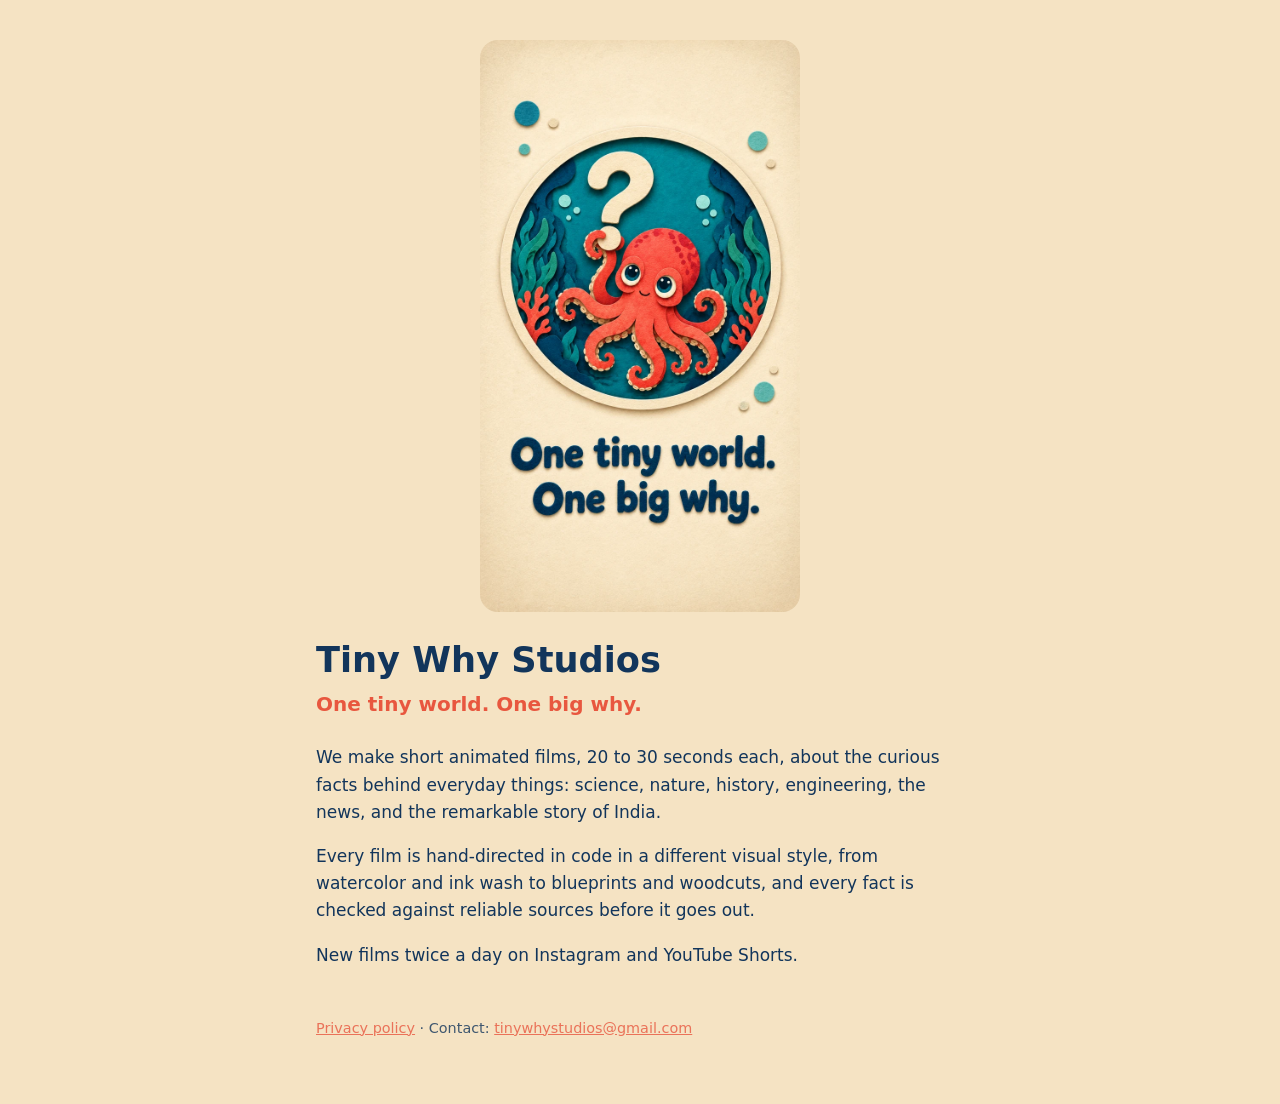
<file: index.html>
<!doctype html>
<html lang="en">
<head>
<meta charset="utf-8">
<meta name="viewport" content="width=device-width, initial-scale=1">
<title>Tiny Why Studios</title>
<meta name="description" content="Short animated films about curious facts: science, nature, history and India.">
<link rel="stylesheet" href="style.css">
</head>
<body>
<main>
  <img class="card" src="card.webp" alt="A felt-craft octopus holding a question mark: the Tiny Why Studios logo">
  <h1>Tiny Why Studios</h1>
  <p class="tagline">One tiny world. One big why.</p>
  <p>We make short animated films, 20 to 30 seconds each, about the curious facts behind everyday things: science, nature, history, engineering, the news, and the remarkable story of India.</p>
  <p>Every film is hand-directed in code in a different visual style, from watercolor and ink wash to blueprints and woodcuts, and every fact is checked against reliable sources before it goes out.</p>
  <p>New films twice a day on Instagram and YouTube Shorts.</p>
  <footer>
    <a href="privacy.html">Privacy policy</a> · Contact: <a href="mailto:tinywhystudios@gmail.com">tinywhystudios@gmail.com</a>
  </footer>
</main>
</body>
</html>
</file>
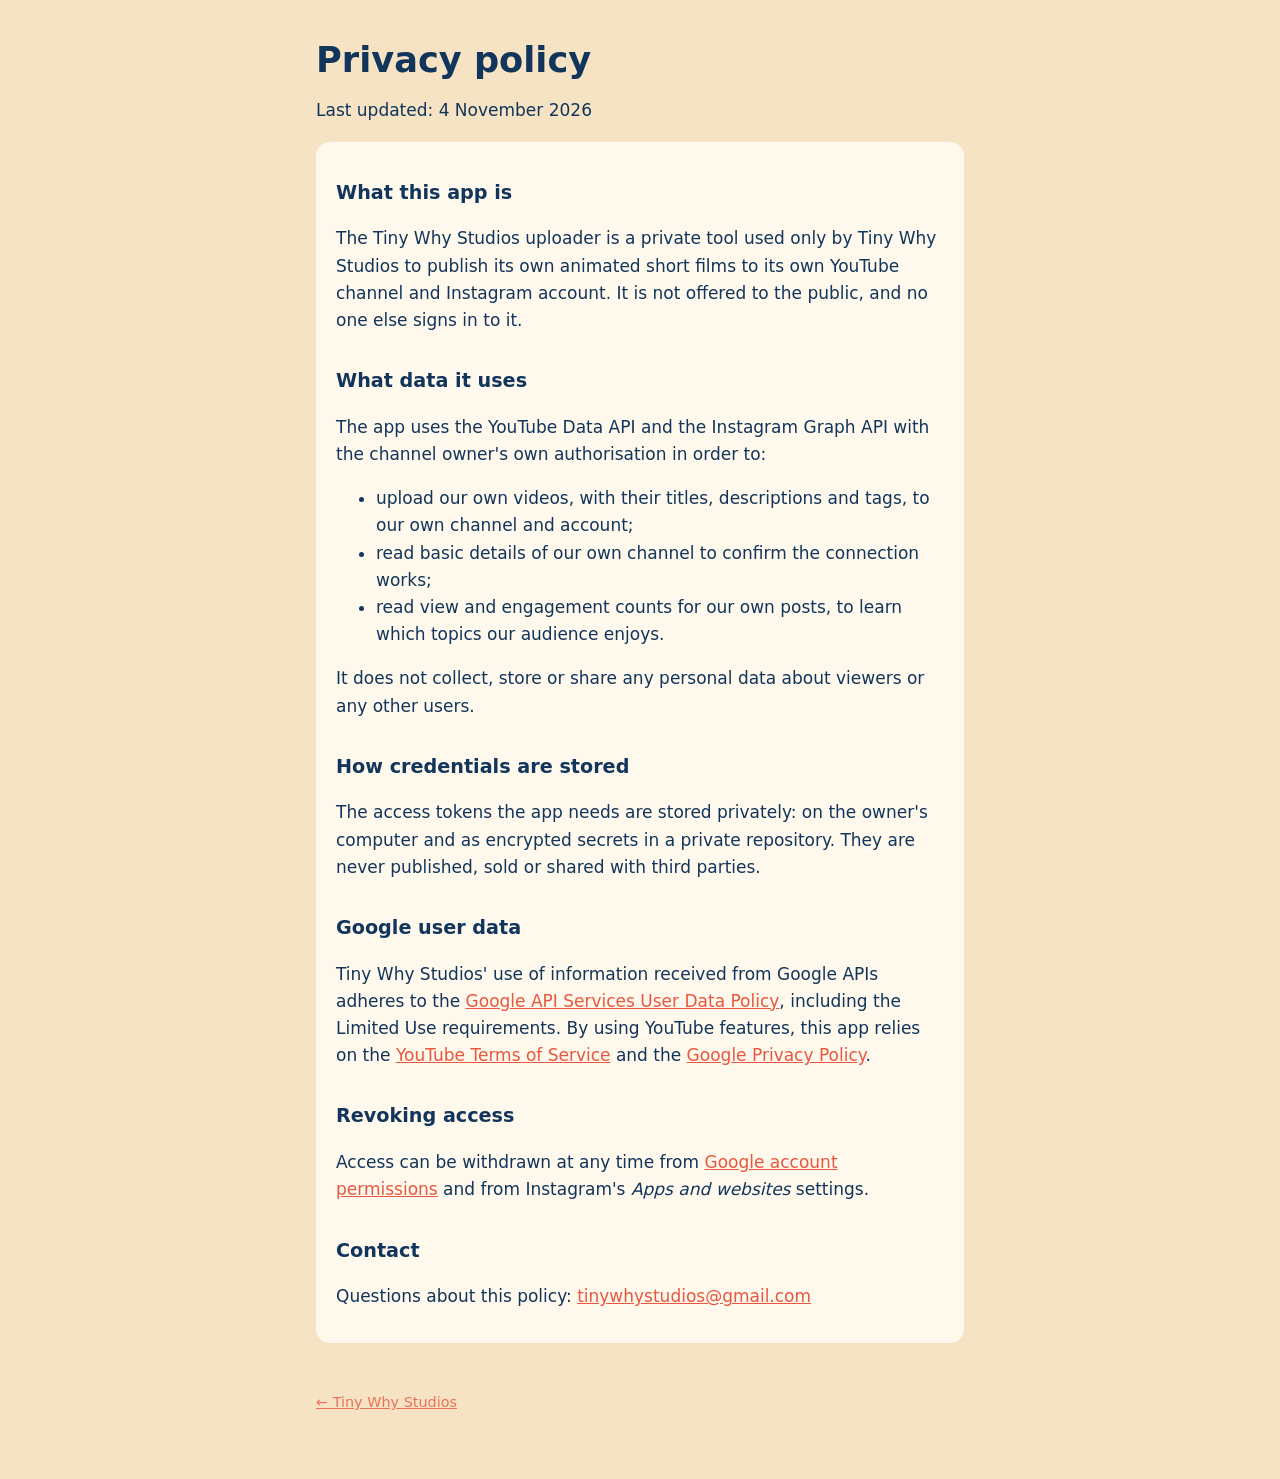
<file: privacy.html>
<!doctype html>
<html lang="en">
<head>
<meta charset="utf-8">
<meta name="viewport" content="width=device-width, initial-scale=1">
<title>Privacy Policy · Tiny Why Studios</title>
<link rel="stylesheet" href="style.css">
</head>
<body>
<main>
  <h1>Privacy policy</h1>
  <p>Last updated: 4 November 2026</p>

  <div class="box">
  <h2>What this app is</h2>
  <p>The Tiny Why Studios uploader is a private tool used only by Tiny Why Studios to publish its own animated short films to its own YouTube channel and Instagram account. It is not offered to the public, and no one else signs in to it.</p>

  <h2>What data it uses</h2>
  <p>The app uses the YouTube Data API and the Instagram Graph API with the channel owner's own authorisation in order to:</p>
  <ul>
    <li>upload our own videos, with their titles, descriptions and tags, to our own channel and account;</li>
    <li>read basic details of our own channel to confirm the connection works;</li>
    <li>read view and engagement counts for our own posts, to learn which topics our audience enjoys.</li>
  </ul>
  <p>It does not collect, store or share any personal data about viewers or any other users.</p>

  <h2>How credentials are stored</h2>
  <p>The access tokens the app needs are stored privately: on the owner's computer and as encrypted secrets in a private repository. They are never published, sold or shared with third parties.</p>

  <h2>Google user data</h2>
  <p>Tiny Why Studios' use of information received from Google APIs adheres to the <a href="https://developers.google.com/terms/api-services-user-data-policy">Google API Services User Data Policy</a>, including the Limited Use requirements. By using YouTube features, this app relies on the <a href="https://www.youtube.com/t/terms">YouTube Terms of Service</a> and the <a href="https://policies.google.com/privacy">Google Privacy Policy</a>.</p>

  <h2>Revoking access</h2>
  <p>Access can be withdrawn at any time from <a href="https://myaccount.google.com/permissions">Google account permissions</a> and from Instagram's <em>Apps and websites</em> settings.</p>

  <h2>Contact</h2>
  <p>Questions about this policy: <a href="mailto:tinywhystudios@gmail.com">tinywhystudios@gmail.com</a></p>
  </div>

  <footer><a href="index.html">← Tiny Why Studios</a></footer>
</main>
</body>
</html>
</file>
<file: style.css>
:root { --bg: #f5e3c3; --ink: #12355b; --accent: #e8573f; --card: #fff8ec; }
@media (prefers-color-scheme: dark) { :root { --bg: #14273d; --ink: #f5e3c3; --accent: #ff7a5c; --card: #1c3350; } }
* { box-sizing: border-box; }
body { margin: 0; background: var(--bg); color: var(--ink); font: 17px/1.6 system-ui, -apple-system, "Segoe UI", sans-serif; }
main { max-width: 680px; margin: 0 auto; padding: 40px 16px 64px; }
h1 { font-size: 2.2rem; line-height: 1.15; margin: 0 0 8px; }
h2 { font-size: 1.2rem; margin: 32px 0 8px; }
.tagline { font-size: 1.25rem; font-weight: 600; color: var(--accent); margin: 0 0 24px; }
.card { display: block; width: 100%; max-width: 320px; border-radius: 18px; margin: 0 auto 28px; }
.box { background: var(--card); border-radius: 14px; padding: 4px 20px 16px; }
a { color: var(--accent); }
footer { margin-top: 48px; font-size: .9rem; opacity: .8; }
</file>
